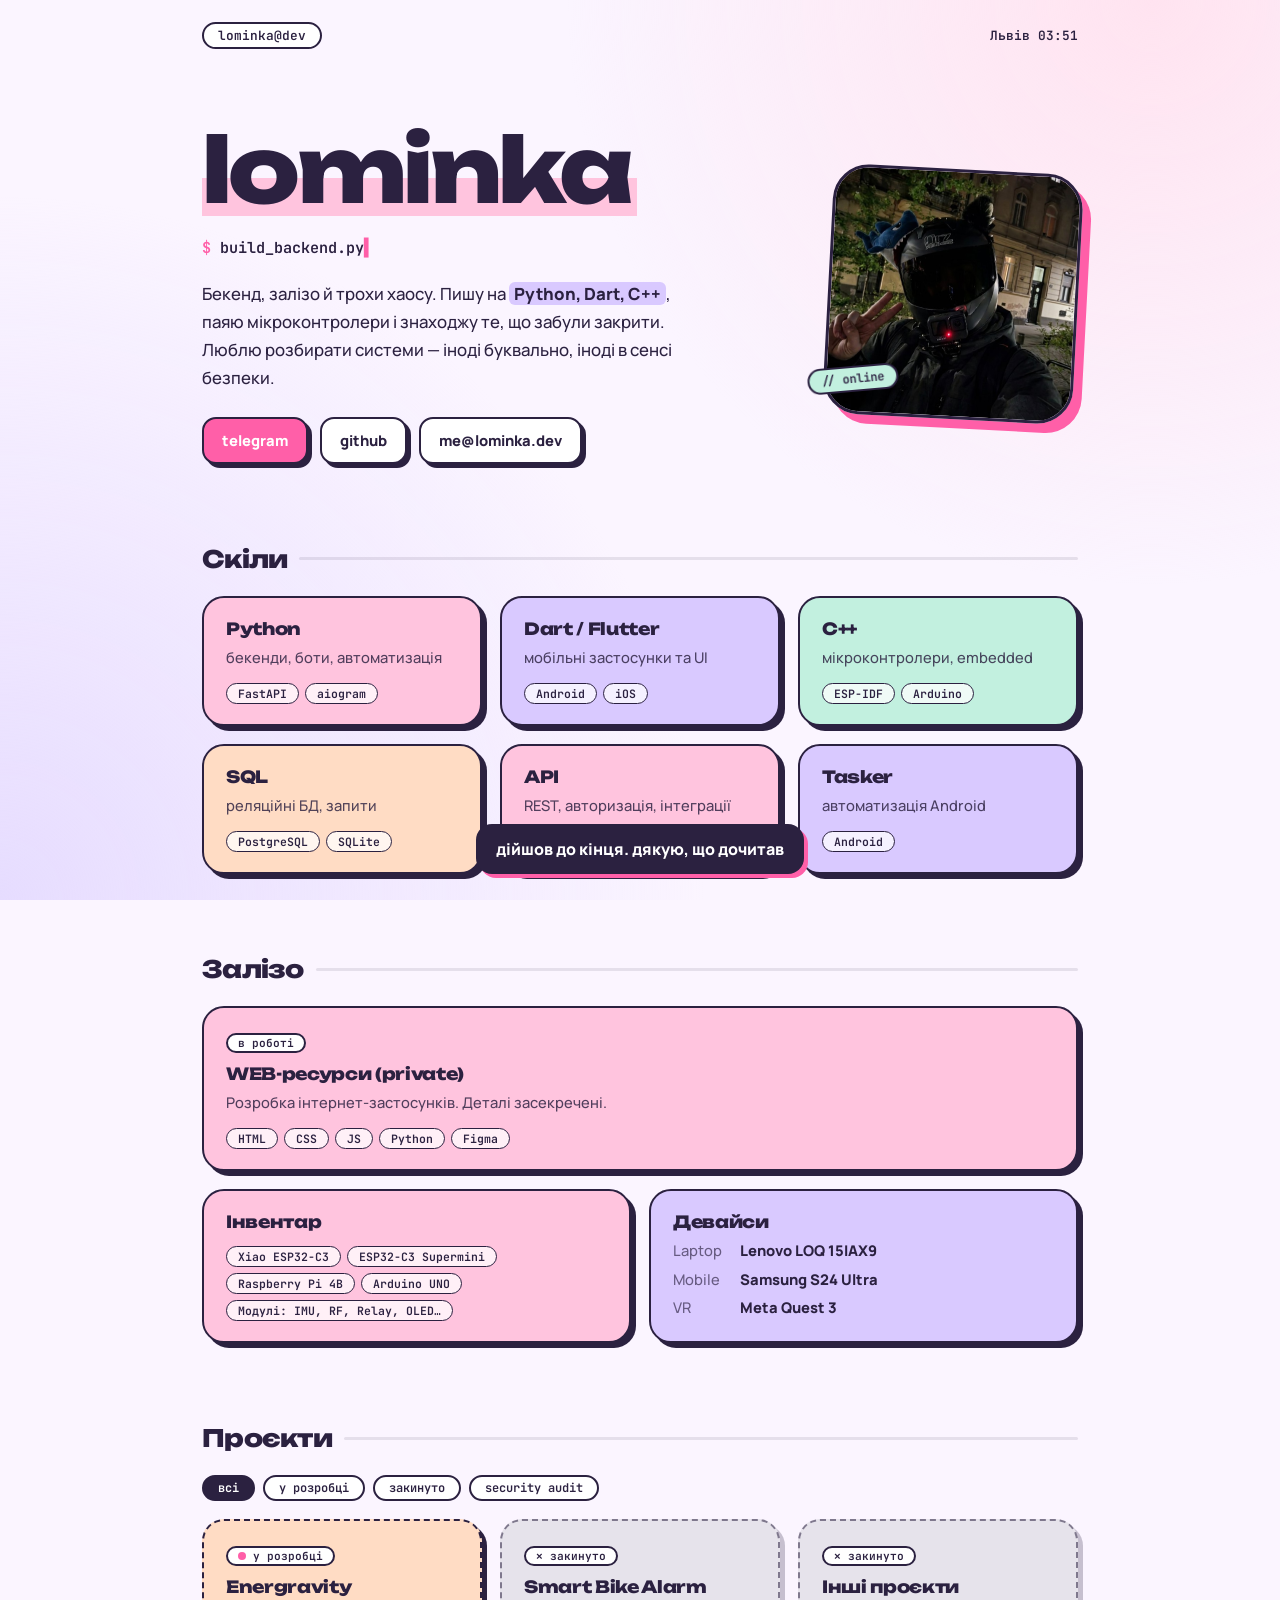
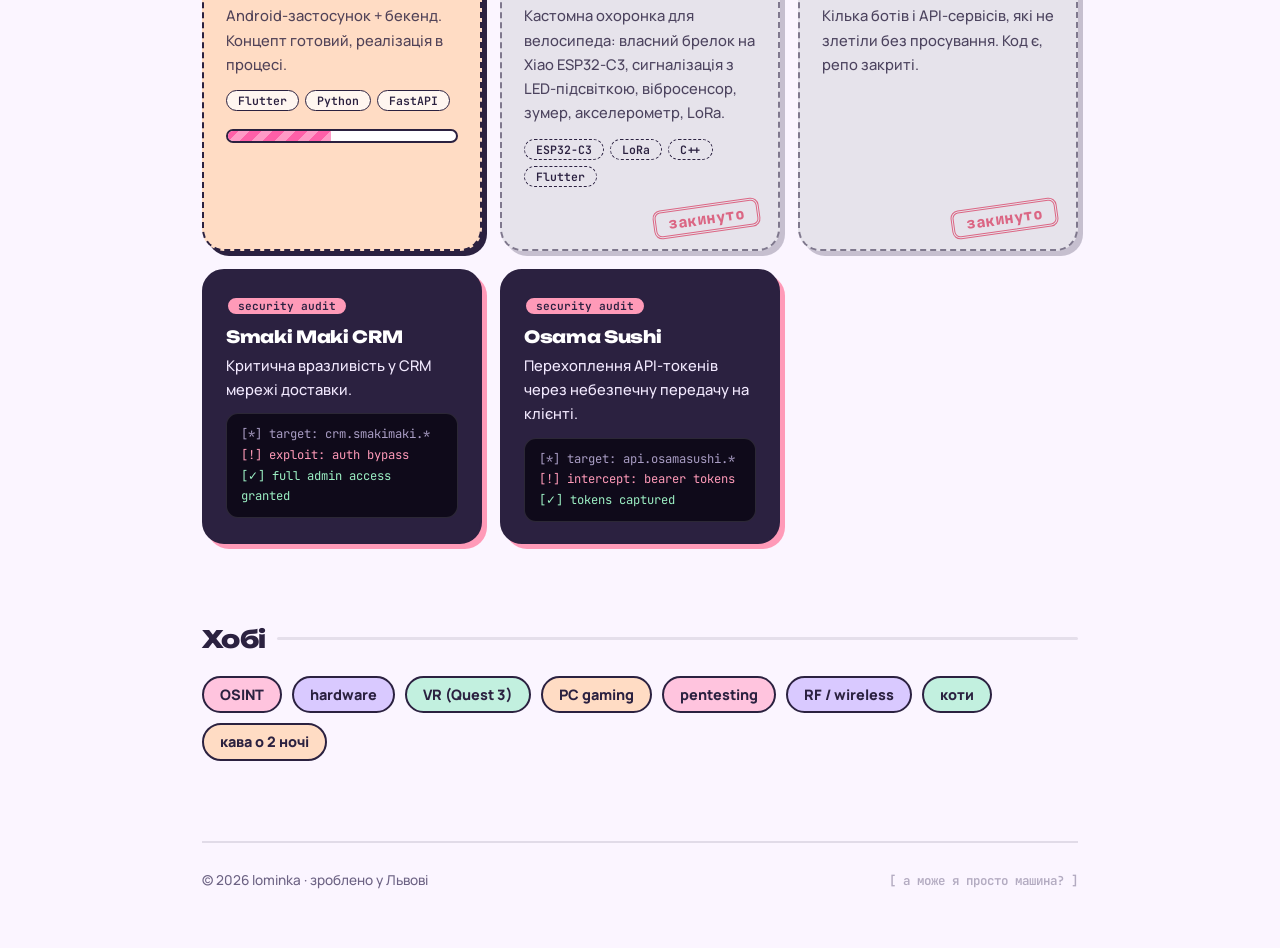
<file: index.html>
<!DOCTYPE html>
<html lang="uk">
<head>
<meta charset="UTF-8">
<meta name="viewport" content="width=device-width, initial-scale=1">
<title>lominka · dev</title>
<meta name="description" content="lominka (Ломінка) — бекенд, залізо, безпека. Проєкти та контакти.">
<link rel="preconnect" href="https://fonts.googleapis.com">
<link rel="preconnect" href="https://fonts.gstatic.com" crossorigin>
<link href="https://fonts.googleapis.com/css2?family=Unbounded:wght@500;800&family=Manrope:wght@400;600;800&family=JetBrains+Mono:wght@400;600&display=swap" rel="stylesheet">
<link rel="stylesheet" href="style.css">
</head>
<body>
<div class="wrap" id="page">
  <div class="top"><span class="pill" id="prompt"></span><span id="clock"></span></div>

  <header class="hero">
    <div>
      <h1 id="name"></h1>
      <p class="typing" id="typing"></p>
      <p class="bio" id="bio"></p>
      <nav class="links" id="links"></nav>
    </div>
    <div class="photo" id="photo" title="psst.."><img id="avatar" alt="Аватар lominka"><span class="tag">// online</span></div>
  </header>

  <main>
    <section><h2>Скіли</h2><div class="grid" id="skills"></div></section>
    <section>
      <h2>Залізо</h2>
      <div class="grid"><div class="card wide" id="labMain"></div></div>
      <div class="two"><div class="card"><h3>Інвентар</h3><div class="chips" id="inv"></div></div><div class="card"><h3>Девайси</h3><dl id="dev"></dl></div></div>
    </section>
    <section><h2>Проєкти</h2><div class="filters" id="filters"></div><div class="grid" id="projects"></div></section>
    <section><h2>Хобі</h2><div class="hobbies" id="hobbies"></div></section>
  </main>

  <footer>
    <span>© <span id="year"></span> <span id="fname"></span> · <span id="ftext"></span></span>
    <button id="egg" type="button">[ а може я просто машина? ]</button>
  </footer>
</div>
<div id="toast" role="status" aria-live="polite"></div>

<script src="config.js"></script>
<script src="main.js"></script>
</body>
</html>
</file>
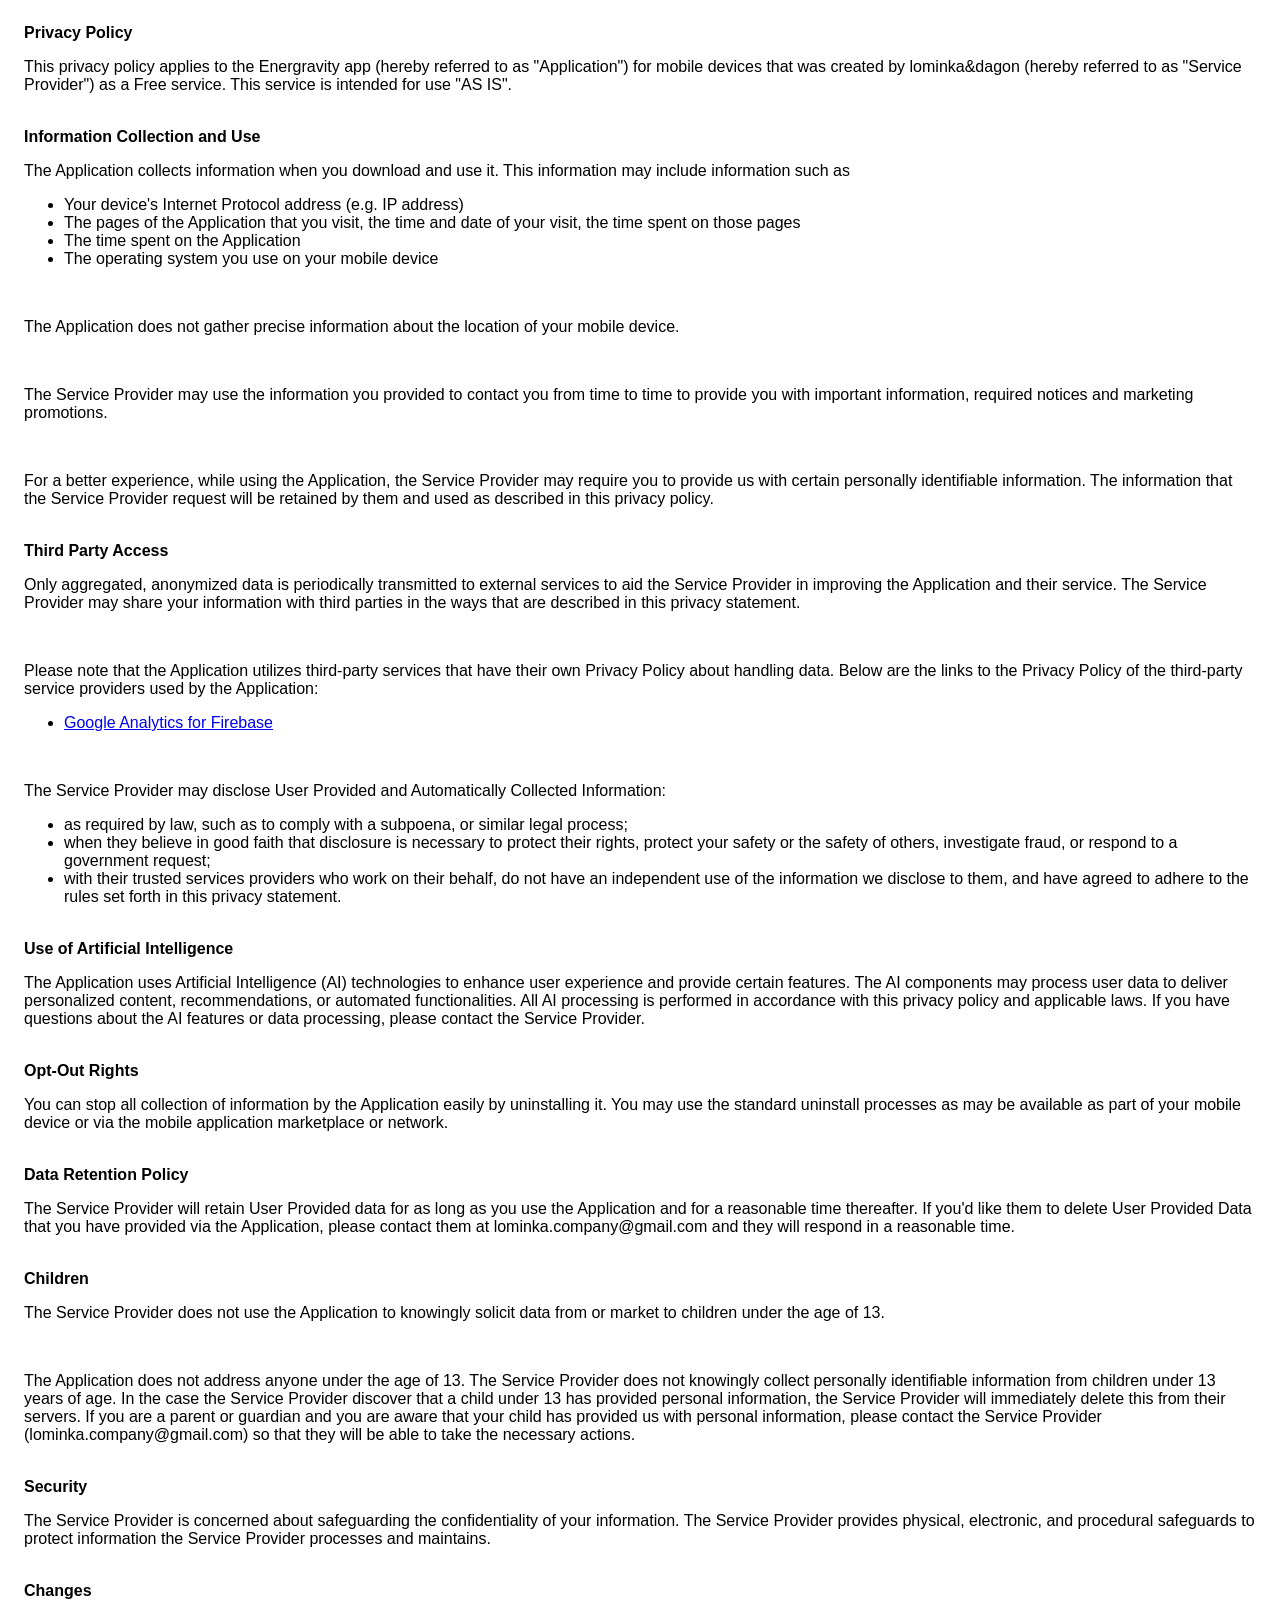
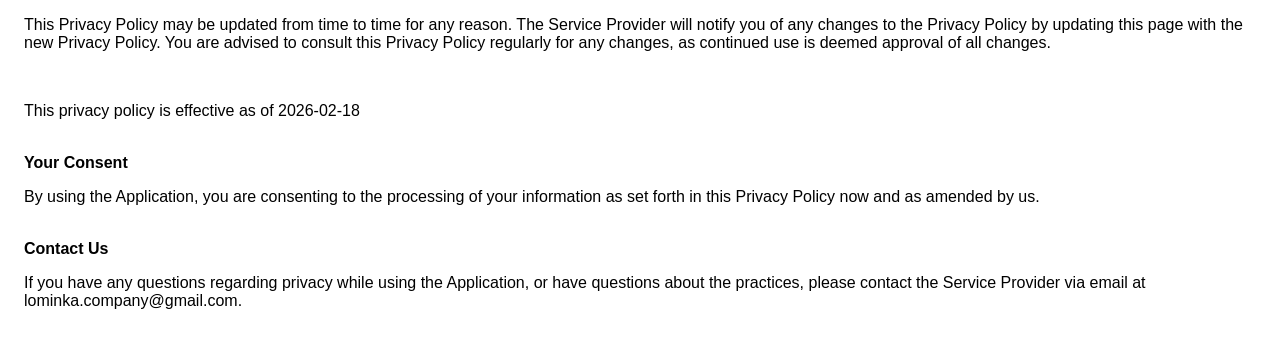
<file: privacy/energravity.html>
<!DOCTYPE html>
    <html>
    <head>
      <meta charset='utf-8'>
      <meta name='viewport' content='width=device-width'>
      <title>Privacy Policy</title>
      <style> body { font-family: 'Helvetica Neue', Helvetica, Arial, sans-serif; padding:1em; } </style>
    </head>
    <body>
    <strong>Privacy Policy</strong><p>This privacy policy applies to the Energravity app (hereby referred to as "Application") for mobile devices that was created by lominka&amp;dagon (hereby referred to as "Service Provider") as a Free service. This service is intended for use "AS IS".</p><br><strong>Information Collection and Use</strong><p>The Application collects information when you download and use it. This information may include information such as </p><ul><li>Your device's Internet Protocol address (e.g. IP address)</li><li>The pages of the Application that you visit, the time and date of your visit, the time spent on those pages</li><li>The time spent on the Application</li><li>The operating system you use on your mobile device</li></ul><p></p><br><p style="">The Application does not gather precise information about the location of your mobile device.</p><div style="display: none;"><p>The Application collects your device's location, which helps the Service Provider determine your approximate geographical location and make use of in below ways:</p><ul><li>Geolocation Services: The Service Provider utilizes location data to provide features such as personalized content, relevant recommendations, and location-based services.</li><li>Analytics and Improvements: Aggregated and anonymized location data helps the Service Provider to analyze user behavior, identify trends, and improve the overall performance and functionality of the Application.</li><li>Third-Party Services: Periodically, the Service Provider may transmit anonymized location data to external services. These services assist them in enhancing the Application and optimizing their offerings.</li></ul></div><br><p>The Service Provider may use the information you provided to contact you from time to time to provide you with important information, required notices and marketing promotions.</p><br><p>For a better experience, while using the Application, the Service Provider may require you to provide us with certain personally identifiable information. The information that the Service Provider request will be retained by them and used as described in this privacy policy.</p><br><strong>Third Party Access</strong><p>Only aggregated, anonymized data is periodically transmitted to external services to aid the Service Provider in improving the Application and their service. The Service Provider may share your information with third parties in the ways that are described in this privacy statement.</p><div><br><p>Please note that the Application utilizes third-party services that have their own Privacy Policy about handling data. Below are the links to the Privacy Policy of the third-party service providers used by the Application:</p><ul><li><a href="https://firebase.google.com/support/privacy" target="_blank" rel="noopener noreferrer">Google Analytics for Firebase</a></li></ul></div><br><p>The Service Provider may disclose User Provided and Automatically Collected Information:</p><ul><li>as required by law, such as to comply with a subpoena, or similar legal process;</li><li>when they believe in good faith that disclosure is necessary to protect their rights, protect your safety or the safety of others, investigate fraud, or respond to a government request;</li><li>with their trusted services providers who work on their behalf, do not have an independent use of the information we disclose to them, and have agreed to adhere to the rules set forth in this privacy statement.</li></ul><p></p><br><div><strong>Use of Artificial Intelligence</strong><p>The Application uses Artificial Intelligence (AI) technologies to enhance user experience and provide certain features. The AI components may process user data to deliver personalized content, recommendations, or automated functionalities. All AI processing is performed in accordance with this privacy policy and applicable laws. If you have questions about the AI features or data processing, please contact the Service Provider.</p><br></div><strong>Opt-Out Rights</strong><p>You can stop all collection of information by the Application easily by uninstalling it. You may use the standard uninstall processes as may be available as part of your mobile device or via the mobile application marketplace or network.</p><br><strong>Data Retention Policy</strong><p>The Service Provider will retain User Provided data for as long as you use the Application and for a reasonable time thereafter. If you'd like them to delete User Provided Data that you have provided via the Application, please contact them at lominka.company@gmail.com and they will respond in a reasonable time.</p><br><strong>Children</strong><p>The Service Provider does not use the Application to knowingly solicit data from or market to children under the age of 13.</p><div><br><p>The Application does not address anyone under the age of 13. The Service Provider does not knowingly collect personally identifiable information from children under 13 years of age. In the case the Service Provider discover that a child under 13 has provided personal information, the Service Provider will immediately delete this from their servers. If you are a parent or guardian and you are aware that your child has provided us with personal information, please contact the Service Provider (lominka.company@gmail.com) so that they will be able to take the necessary actions.</p></div><!----><br><strong>Security</strong><p>The Service Provider is concerned about safeguarding the confidentiality of your information. The Service Provider provides physical, electronic, and procedural safeguards to protect information the Service Provider processes and maintains.</p><br><strong>Changes</strong><p>This Privacy Policy may be updated from time to time for any reason. The Service Provider will notify you of any changes to the Privacy Policy by updating this page with the new Privacy Policy. You are advised to consult this Privacy Policy regularly for any changes, as continued use is deemed approval of all changes.</p><br><p>This privacy policy is effective as of 2026-02-18</p><br><strong>Your Consent</strong><p>By using the Application, you are consenting to the processing of your information as set forth in this Privacy Policy now and as amended by us.</p><br><strong>Contact Us</strong><p>If you have any questions regarding privacy while using the Application, or have questions about the practices, please contact the Service Provider via email at lominka.company@gmail.com.</p>
    </body>
    </html>
</file>
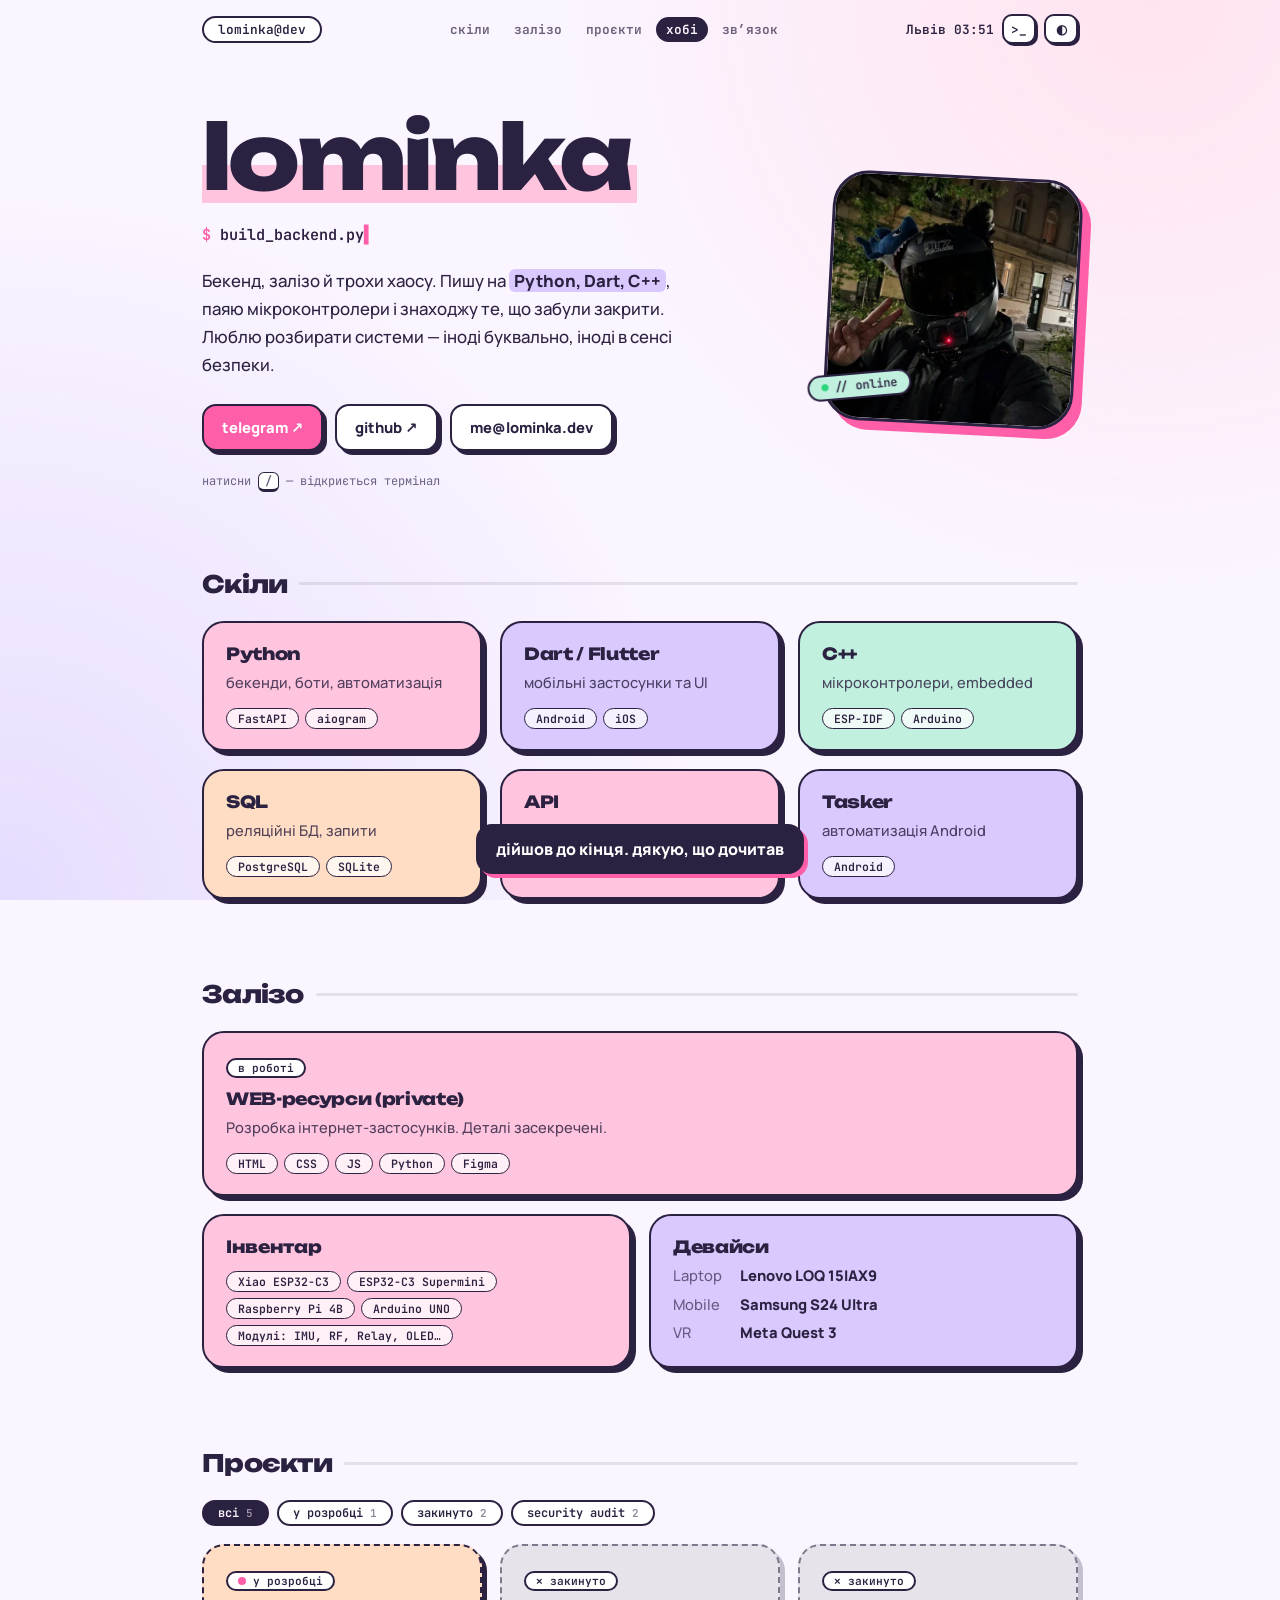
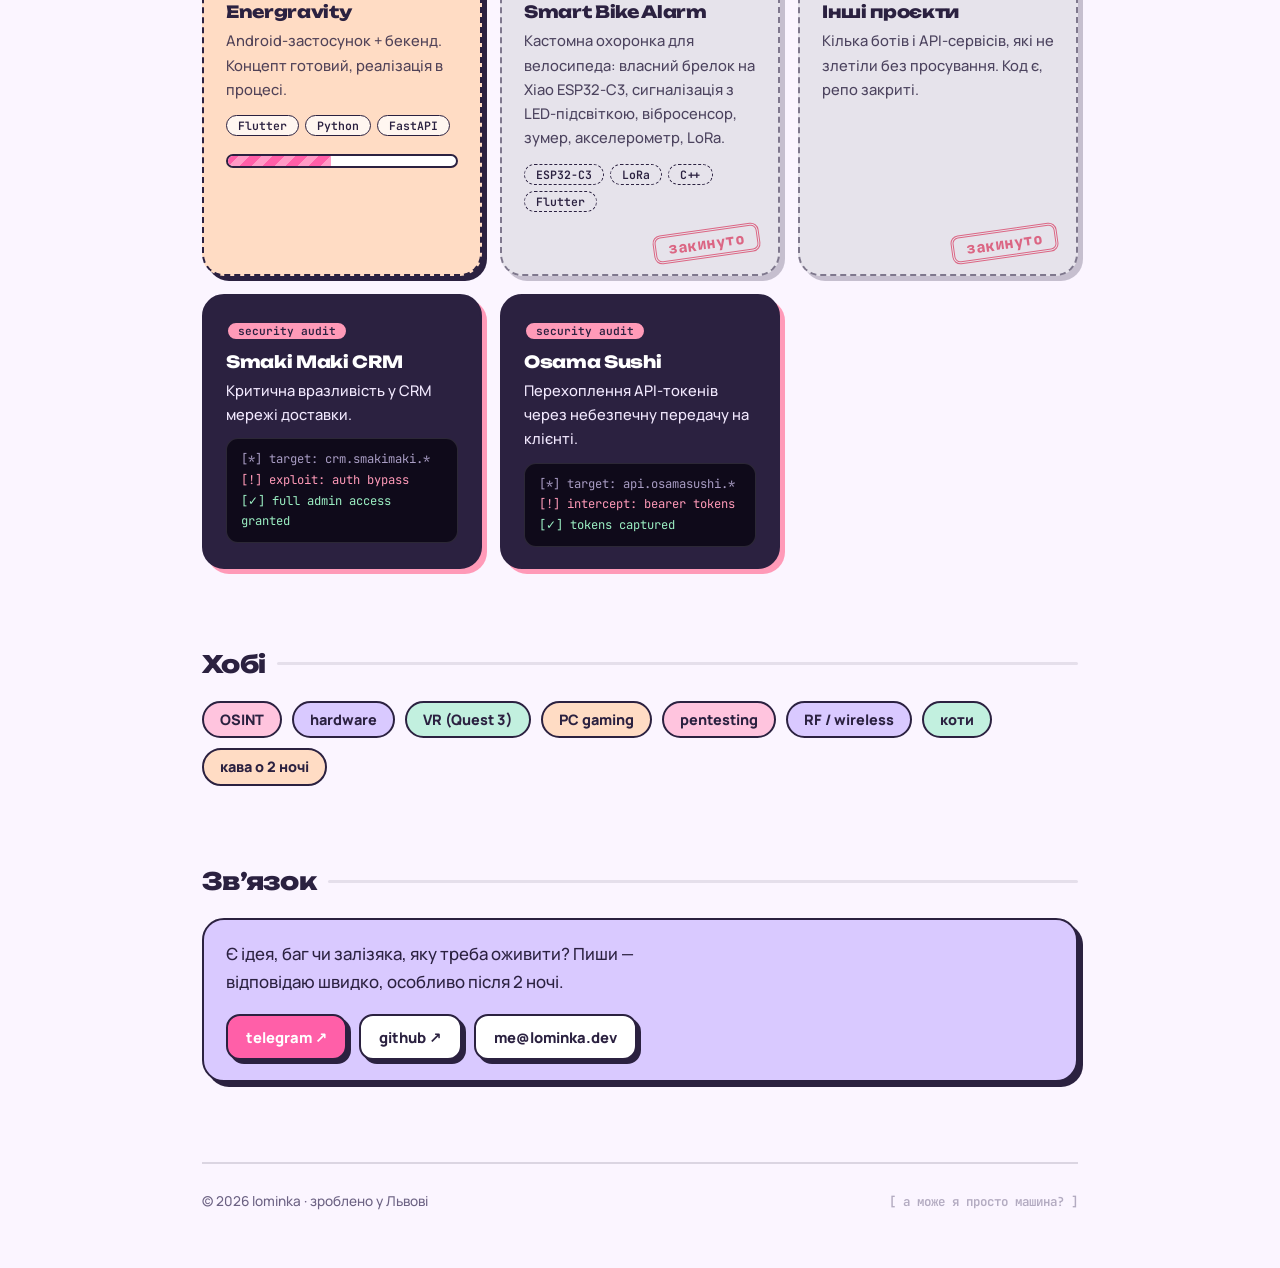
<file: site/new.html>
<!DOCTYPE html>
<html lang="uk">
<head>
<meta charset="UTF-8">
<meta name="viewport" content="width=device-width, initial-scale=1, viewport-fit=cover">
<title>lominka · dev — бекенд, залізо, безпека</title>
<meta name="description" content="lominka (Ломінка) — бекенд на Python, мобілки на Flutter, embedded на C++ та security audit. Проєкти, залізо й контакти.">
<meta name="author" content="lominka">
<meta name="color-scheme" content="light dark">
<meta name="theme-color" content="#fbf5ff" media="(prefers-color-scheme: light)">
<meta name="theme-color" content="#151021" media="(prefers-color-scheme: dark)">
<link rel="canonical" href="https://lominka.dev/site/new.html">
<meta name="robots" content="noindex">
<link rel="icon" href="favicon.svg" type="image/svg+xml">
<link rel="apple-touch-icon" href="../avatar.jpg">

<meta property="og:type" content="website">
<meta property="og:site_name" content="lominka · dev">
<meta property="og:locale" content="uk_UA">
<meta property="og:url" content="https://lominka.dev/site/new.html">
<meta property="og:title" content="lominka · dev">
<meta property="og:description" content="Бекенд, залізо й трохи хаосу. Python, Dart, C++, security.">
<meta property="og:image" content="https://lominka.dev/avatar.jpg">
<meta name="twitter:card" content="summary">

<script type="application/ld+json">
{ "@context": "https://schema.org", "@type": "Person", "name": "lominka", "alternateName": "Ломінка",
  "url": "https://lominka.dev/", "image": "https://lominka.dev/avatar.jpg",
  "jobTitle": "Backend / Embedded developer", "address": { "@type": "PostalAddress", "addressLocality": "Львів", "addressCountry": "UA" },
  "knowsAbout": ["Python", "FastAPI", "Flutter", "Dart", "C++", "ESP32", "PostgreSQL", "Security"],
  "sameAs": ["https://github.com/lominka-c", "https://t.me/lominka_dev"] }
</script>

<!-- тема до рендеру, щоб не блимало -->
<script>try{var t=localStorage.getItem('theme');if(t)document.documentElement.dataset.theme=t}catch(e){}</script>

<link rel="preconnect" href="https://fonts.googleapis.com">
<link rel="preconnect" href="https://fonts.gstatic.com" crossorigin>
<link href="https://fonts.googleapis.com/css2?family=Unbounded:wght@500;800&family=Manrope:wght@400;600;800&family=JetBrains+Mono:wght@400;600&display=swap" rel="stylesheet">
<link rel="preload" as="image" href="avatar.webp" type="image/webp">
<link rel="stylesheet" href="style.css">
</head>
<body>
<a class="skip" href="#main">до вмісту</a>

<div class="top" id="top">
  <div class="wrap topin">
    <a class="pill" id="prompt" href="#page" aria-label="на початок"></a>
    <nav class="nav" id="nav" aria-label="Розділи"></nav>
    <div class="tools">
      <span id="clock" aria-label="Місцевий час"></span>
      <button class="ibtn" id="termBtn" type="button" title="термінал ( / )" aria-label="Відкрити термінал">&gt;_</button>
      <button class="ibtn" id="themeBtn" type="button" title="тема" aria-label="Перемкнути тему"></button>
    </div>
  </div>
</div>

<div class="wrap" id="page">
  <header class="hero">
    <div>
      <h1 id="name">lominka</h1>
      <p class="typing" id="typing" aria-hidden="true"></p>
      <p class="bio" id="bio"></p>
      <div class="links" id="links"></div>
      <p class="hint" id="hint"></p>
    </div>
    <div class="photo" id="photo" title="psst..">
      <picture><source id="avatarWebp" type="image/webp"><img id="avatar" alt="Аватар lominka" width="250" height="250" decoding="async" fetchpriority="high"></picture>
      <span class="tag">// online</span>
    </div>
  </header>

  <main id="main" tabindex="-1">
    <section id="skills-s" aria-labelledby="h-skills"><h2 id="h-skills">Скіли</h2><div class="grid" id="skills"></div></section>
    <section id="lab-s" aria-labelledby="h-lab">
      <h2 id="h-lab">Залізо</h2>
      <div class="grid"><div class="card wide" id="labMain"></div></div>
      <div class="two"><div class="card"><h3>Інвентар</h3><div class="chips" id="inv"></div></div><div class="card"><h3>Девайси</h3><dl id="dev"></dl></div></div>
    </section>
    <section id="projects-s" aria-labelledby="h-proj"><h2 id="h-proj">Проєкти</h2><div class="filters" id="filters" role="toolbar" aria-label="Фільтр за статусом"></div><div class="grid" id="projects"></div></section>
    <section id="hobbies-s" aria-labelledby="h-hob"><h2 id="h-hob">Хобі</h2><div class="hobbies" id="hobbies"></div></section>
    <section id="contact-s" aria-labelledby="h-contact" class="cta">
      <h2 id="h-contact">Звʼязок</h2>
      <div class="card wide ctacard"><p id="ctaText"></p><div class="links" id="links2"></div></div>
    </section>
  </main>

  <footer>
    <span>© <span id="year"></span> <span id="fname"></span> · <span id="ftext"></span></span>
    <button id="egg" type="button">[ а може я просто машина? ]</button>
  </footer>
</div>

<noscript><div class="wrap nojs"><p>Сайт рендериться через JS. Контакти: <a href="https://t.me/lominka_dev">telegram</a> · <a href="https://github.com/lominka-c">github</a> · <a href="mailto:me@lominka.dev">me@lominka.dev</a></p></div></noscript>

<dialog id="term" aria-label="Термінал">
  <div class="tbar"><i></i><i></i><i></i><span id="termTitle"></span><button type="button" id="termClose" aria-label="Закрити">✕</button></div>
  <div class="tout" id="tout" aria-live="polite"></div>
  <form class="tin" id="tform" autocomplete="off"><label for="tinput" id="tps"></label><input id="tinput" spellcheck="false" autocapitalize="off" enterkeyhint="go"></form>
</dialog>

<div id="toast" role="status" aria-live="polite"></div>

<script src="config.js"></script>
<script src="main.js"></script>
</body>
</html>
</file>
<file: style.css>
:root {
  --accent: #ff5fa8;
  --bg: #fbf5ff;
  --ink: #2b2140;
  --soft: #6d6384;
  --pink: #ffc4de; --lav: #d9c9ff; --mint: #c2f0df; --peach: #ffdcc4;
  --head: 'Unbounded', 'Manrope', sans-serif;
  --body: 'Manrope', system-ui, sans-serif;
  --mono: 'JetBrains Mono', ui-monospace, monospace;
}
* { box-sizing: border-box; margin: 0; }
body { background: var(--bg); color: var(--ink); font: 500 1rem/1.65 var(--body); }
body::before { content: ''; position: fixed; inset: 0; z-index: -1;
  background: radial-gradient(circle at 90% 0%, #ffe3f0 0, transparent 40%), radial-gradient(circle at 0% 100%, #e6dcff 0, transparent 45%); }
a { color: inherit; }
:focus-visible { outline: 3px solid var(--accent); outline-offset: 3px; }
::selection { background: var(--accent); color: #fff; }
.wrap { max-width: 920px; margin: 0 auto; padding: 0 22px; }

.top { display: flex; justify-content: space-between; align-items: center; padding: 22px 0; font: 600 0.8rem var(--mono); }
.pill { display: inline-block; border: 2px solid var(--ink); border-radius: 99px; padding: 3px 14px; background: #fff; }

.hero { display: grid; grid-template-columns: 1fr 250px; gap: 56px; align-items: center; padding: 6vh 0 80px; }
h1 { font: 800 clamp(2.8rem, 10vw, 5.6rem)/1 var(--head); letter-spacing: -0.04em; }
h1 span { background: linear-gradient(transparent 58%, var(--pink) 58%, var(--pink) 92%, transparent 92%); padding-right: 6px; }
.typing { margin: 22px 0 18px; font: 600 0.95rem var(--mono); min-height: 1.7em; }
.typing::before { content: '$ '; color: var(--accent); }
.typing::after { content: '▌'; color: var(--accent); animation: blink 1.1s steps(1) infinite; }
@keyframes blink { 50% { opacity: 0; } }
.bio { max-width: 44ch; font-size: 1.05rem; }
.bio b { background: var(--lav); padding: 0 5px; border-radius: 6px; font-weight: 800; }
.links { display: flex; flex-wrap: wrap; gap: 12px; margin-top: 26px; }
.btn { text-decoration: none; font-weight: 800; font-size: 0.92rem; background: #fff; border: 2px solid var(--ink);
  border-radius: 14px; padding: 9px 18px; box-shadow: 4px 4px 0 var(--ink); transition: transform .15s, box-shadow .15s; }
.btn:first-child { background: var(--accent); color: #fff; }
.btn:hover { transform: translate(3px, 3px); box-shadow: 1px 1px 0 var(--ink); }

.photo { position: relative; width: 250px; aspect-ratio: 1; transform: rotate(3deg); cursor: pointer; user-select: none; }
.photo img { width: 100%; height: 100%; object-fit: cover; display: block; border: 3px solid var(--ink); border-radius: 36px; box-shadow: 9px 9px 0 var(--accent); }
.photo .tag { position: absolute; left: -16px; bottom: 22px; transform: rotate(-8deg); background: var(--mint); font: 600 0.75rem var(--mono); border: 2px solid var(--ink); border-radius: 99px; padding: 3px 12px; }
.photo:active img { transform: translate(4px, 4px); box-shadow: 4px 4px 0 var(--accent); }

section { margin-bottom: 80px; }
h2 { font: 800 1.5rem var(--head); letter-spacing: -0.03em; margin-bottom: 22px; display: flex; align-items: center; gap: 12px; }
h2::after { content: ''; flex: 1; height: 3px; border-radius: 3px; background: var(--ink); opacity: .1; }

.grid { display: grid; grid-template-columns: repeat(auto-fill, minmax(255px, 1fr)); gap: 18px; }
.card { background: var(--c, #fff); border: 2px solid var(--ink); border-radius: 22px; padding: 20px 22px; box-shadow: 5px 5px 0 var(--ink); }
.card h3 { font: 800 1.05rem var(--head); letter-spacing: -0.02em; margin-bottom: 6px; }
.card p { color: var(--ink); opacity: .82; font-size: 0.92rem; }
.card:nth-child(4n+1) { --c: var(--pink); } .card:nth-child(4n+2) { --c: var(--lav); }
.card:nth-child(4n+3) { --c: var(--mint); } .card:nth-child(4n+4) { --c: var(--peach); }
.card.wide { grid-column: 1 / -1; }
.card.private { --c: #fff; }
.card.audit { --c: #fff; }

.chips { display: flex; flex-wrap: wrap; gap: 6px; margin-top: 14px; }
.chip { font: 600 0.72rem var(--mono); background: rgba(255,255,255,.75); border: 1.5px solid var(--ink); border-radius: 99px; padding: 2px 11px; }
.state { display: inline-block; font: 600 0.7rem var(--mono); border: 2px solid var(--ink); border-radius: 99px; padding: 1px 10px; margin-bottom: 10px; background: var(--peach); }
.state.audit { background: #ffb3b3; }
.log { margin-top: 12px; background: var(--ink); color: #e9defb; border-radius: 12px; padding: 10px 14px; font: 400 0.76rem/1.7 var(--mono); }
.log .cmd { color: #ff9ab8; } .log .ok { color: #9cf0c4; } .log .info { color: #a99dc4; }

.two { display: grid; grid-template-columns: 1fr 1fr; gap: 18px; margin-top: 18px; }
dl { display: grid; grid-template-columns: auto 1fr; gap: 4px 18px; font-size: 0.92rem; }
dt { opacity: .65; } dd { font-weight: 800; }

.hobbies { display: flex; flex-wrap: wrap; gap: 10px; }
.hobbies span { border: 2px solid var(--ink); border-radius: 99px; padding: 5px 16px; font-weight: 800; font-size: 0.9rem; background: var(--c); }
.hobbies span:nth-child(4n+1) { --c: var(--pink); } .hobbies span:nth-child(4n+2) { --c: var(--lav); }
.hobbies span:nth-child(4n+3) { --c: var(--mint); } .hobbies span:nth-child(4n+4) { --c: var(--peach); }

footer { border-top: 2px solid rgba(43,33,64,.12); padding: 26px 0 56px; display: flex; flex-wrap: wrap; justify-content: space-between; gap: 10px; font-size: 0.85rem; color: var(--soft); }
#egg { background: none; border: 0; font: 600 0.78rem var(--mono); color: var(--soft); opacity: .5; cursor: pointer; padding: 0; }
#egg:hover { opacity: 1; color: var(--accent); }
#toast { position: fixed; left: 50%; bottom: 26px; transform: translate(-50%, 160%); background: var(--ink); color: #fff;
  font-weight: 800; padding: 12px 20px; border-radius: 16px; box-shadow: 4px 4px 0 var(--accent); transition: transform .35s cubic-bezier(.2,.9,.3,1.3); z-index: 9; }
#toast.on { transform: translate(-50%, 0); }

@media (max-width: 720px) {
  .hero { grid-template-columns: 1fr; gap: 44px; padding-top: 2vh; }
  .photo { width: 180px; order: -1; }
  .two { grid-template-columns: 1fr; }
}
@media (prefers-reduced-motion: reduce) { *, *::before, *::after { animation: none !important; transition: none !important; } }

/* ── фікс синьої обводки / виділення на аватарці ── */
button, a, .photo, .card, .fbtn { -webkit-tap-highlight-color: transparent; }
.photo, .photo * { -webkit-user-select: none; user-select: none; -webkit-touch-callout: none; outline: none; }
.photo img { pointer-events: none; -webkit-user-drag: none; }

/* ── фільтр проєктів ── */
.filters { display: flex; flex-wrap: wrap; gap: 8px; margin-bottom: 18px; }
.filters:empty { display: none; }
.fbtn { font: 600 0.75rem var(--mono); color: var(--ink); background: #fff; border: 2px solid var(--ink); border-radius: 99px; padding: 3px 14px; cursor: pointer; }
.fbtn.on { background: var(--ink); color: #fff; }
.card[hidden] { display: none; }
.card { position: relative; }
.year { position: absolute; top: 18px; right: 20px; font: 600 0.72rem var(--mono); opacity: .6; }
.btn.sm { display: inline-block; margin-top: 16px; padding: 5px 14px; font-size: 0.8rem; box-shadow: 3px 3px 0 var(--ink); }
.btn.sm:first-child { background: #fff; color: var(--ink); }

/* ═══ СТАТУСИ ПРОЄКТІВ — .s-<ключ з STATUSES>. Новий статус: скопіюй блок і змін. ═══ */
.state { background: #fff; }
.card.s-wip { --c: var(--peach); border-style: dashed; }
.card.s-wip .state::before { content: ''; display: inline-block; width: 8px; height: 8px; margin-right: 7px; border-radius: 50%; background: var(--accent); animation: blink 1.1s steps(1) infinite; }
.bar { height: 14px; margin-top: 18px; border: 2px solid var(--ink); border-radius: 99px; overflow: hidden; background: #fff; }
.bar i { display: block; height: 100%; background: repeating-linear-gradient(-45deg, var(--accent) 0 8px, #ff9ac6 8px 16px); background-size: 23px 100%; animation: stripes .8s linear infinite; }
@keyframes stripes { to { background-position: 23px 0; } }

.card.s-done { --c: var(--mint); }
.card.s-done .state::before { content: '✓ '; font-weight: 800; }

.card.s-paused { --c: #fff; border-style: double; border-width: 5px; }
.card.s-paused .state::before { content: '❚❚ '; font-size: .6rem; }

.card.s-idea { --c: var(--lav); border-style: dotted; border-width: 3px; transform: rotate(-.7deg); }
.card.s-idea .state::before { content: '💡 '; }

.card.s-private { --c: #fff; }
.card.s-private .state::before { content: '🔒 '; }
.card.s-private .desc { filter: blur(5px); transition: filter .3s; cursor: help; }
.card.s-private:hover .desc, .s-private:focus .desc { filter: none; }
.card.s-private::after { content: 'наведи, щоб прочитати'; position: absolute; right: 18px; bottom: 12px; font: 400 .65rem var(--mono); opacity: .4; }
.card.s-private:hover::after, .s-private:focus::after { opacity: 0; }

.card.s-audit { --c: var(--ink); color: #f3eaff; box-shadow: 5px 5px 0 #ff9ab8; }
.card.s-audit h3 { color: #fff; }
.card.s-audit p { color: #f3eaff; opacity: 1; }
.card.s-audit .state { background: #ff9ab8; color: var(--ink); }
.card.s-audit .log { background: #0f0a1a; border: 1px solid rgba(255,255,255,.12); }

/* закинуто: сіра картка зі штампом (текст штампа береться зі STATUSES) */
.card.s-abandoned { --c: #e6e3eb; border-style: dashed; border-color: rgba(43,33,64,.55); box-shadow: 5px 5px 0 rgba(43,33,64,.25); padding-bottom: 62px; }
.card.s-abandoned .chip { background: transparent; border-style: dashed; }
.card.s-abandoned .state::before { content: '✕ '; }
.card.s-abandoned::after { content: attr(data-label); position: absolute; right: 18px; bottom: 16px; transform: rotate(-8deg);
  font: 800 .95rem var(--mono); color: #d9486b; border: 3px double #d9486b; border-radius: 8px; padding: 1px 12px; opacity: .8; letter-spacing: .04em; pointer-events: none; }

/* щоб довгий тап не виділяв текст на телефоні */
body { touch-action: manipulation; }
.chip, .state, h2, .typing, #clock, #prompt, .fbtn, .hobbies span, #name { -webkit-user-select: none; user-select: none; -webkit-touch-callout: none; }
</file>
<file: site/style.css>
/* ═══ ТОКЕНИ (світла тема) ═══ */
:root {
  --accent: #ff5fa8;
  --bg: #fbf5ff;
  --ink: #2b2140;          /* текст */
  --line: #2b2140;         /* рамки */
  --shadow: #2b2140;       /* жорсткі тіні */
  --soft: #6d6384;
  --surface: #fff;
  --chip: rgba(255,255,255,.75);
  --pink: #ffc4de; --lav: #d9c9ff; --mint: #c2f0df; --peach: #ffdcc4;
  --glow1: #ffe3f0; --glow2: #e6dcff;
  --dark: #2b2140;         /* фон audit-карток і термінала */
  --darker: #0f0a1a;
  --ghost: #e6e3eb;        /* закинуті */
  --stamp: #d9486b;
  --head: 'Unbounded', 'Manrope', sans-serif;
  --body: 'Manrope', system-ui, sans-serif;
  --mono: 'JetBrains Mono', ui-monospace, monospace;
  color-scheme: light;
}
/* ═══ темна тема: авто за системою або вибрана вручну ═══ */
@media (prefers-color-scheme: dark) {
  :root:not([data-theme="light"]) {
    --bg: #151021; --ink: #f1e9ff; --line: #cbbbe8; --shadow: #000; --soft: #a99dc4; --surface: #221a33; --chip: rgba(0,0,0,.25);
    --pink: #4b2340; --lav: #33295a; --mint: #1c3f37; --peach: #48301f; --glow1: #3a1a33; --glow2: #221b45;
    --dark: #0c0816; --darker: #05030a; --ghost: #241f2e; --stamp: #ff6b8e; color-scheme: dark;
  }
}
:root[data-theme="dark"] {
  --bg: #151021; --ink: #f1e9ff; --line: #cbbbe8; --shadow: #000; --soft: #a99dc4; --surface: #221a33; --chip: rgba(0,0,0,.25);
  --pink: #4b2340; --lav: #33295a; --mint: #1c3f37; --peach: #48301f; --glow1: #3a1a33; --glow2: #221b45;
  --dark: #0c0816; --darker: #05030a; --ghost: #241f2e; --stamp: #ff6b8e; color-scheme: dark;
}

* { box-sizing: border-box; margin: 0; }
html { scroll-behavior: smooth; scroll-padding-top: 76px; }
body { background: var(--bg); color: var(--ink); font: 500 1rem/1.65 var(--body); transition: background-color .3s, color .3s; touch-action: manipulation; }
body::before { content: ''; position: fixed; inset: 0; z-index: -1; pointer-events: none;
  background: radial-gradient(circle at 90% 0%, var(--glow1) 0, transparent 40%), radial-gradient(circle at 0% 100%, var(--glow2) 0, transparent 45%); }
a { color: inherit; }
:focus-visible { outline: 3px solid var(--accent); outline-offset: 3px; border-radius: 6px; }
::selection { background: var(--accent); color: #fff; }
kbd { font: 600 .75rem var(--mono); border: 1.5px solid var(--line); border-bottom-width: 3px; border-radius: 6px; padding: 0 6px; background: var(--surface); }
.wrap { max-width: 920px; margin: 0 auto; padding: 0 22px; }
.skip { position: absolute; left: 12px; top: -60px; z-index: 30; background: var(--accent); color: #fff; padding: 8px 14px; border-radius: 10px; font-weight: 800; }
.skip:focus { top: 12px; }

/* ═══ шапка ═══ */
.top { position: sticky; top: 0; z-index: 10; transition: background-color .25s, box-shadow .25s, backdrop-filter .25s; }
.top.stuck { background: color-mix(in srgb, var(--bg) 78%, transparent); backdrop-filter: blur(12px); -webkit-backdrop-filter: blur(12px); box-shadow: 0 2px 0 color-mix(in srgb, var(--line) 12%, transparent); }
.topin { display: flex; justify-content: space-between; align-items: center; gap: 14px; padding-top: 14px; padding-bottom: 14px; font: 600 0.8rem var(--mono); }
.pill { display: inline-block; border: 2px solid var(--line); border-radius: 99px; padding: 3px 14px; background: var(--surface); text-decoration: none; white-space: nowrap; }
.nav { display: flex; gap: 4px; }
.nav a { text-decoration: none; padding: 4px 10px; border-radius: 99px; opacity: .7; transition: opacity .2s, background-color .2s; }
.nav a:hover { opacity: 1; }
.nav a.on { opacity: 1; background: var(--ink); color: var(--bg); }
.tools { display: flex; align-items: center; gap: 8px; white-space: nowrap; }
.ibtn { font: 600 .8rem var(--mono); color: var(--ink); background: var(--surface); border: 2px solid var(--line); border-radius: 10px; width: 34px; height: 30px; cursor: pointer; box-shadow: 2px 2px 0 var(--shadow); transition: transform .12s, box-shadow .12s; }
.ibtn:hover { transform: translate(1px, 1px); box-shadow: 1px 1px 0 var(--shadow); }

/* ═══ hero ═══ */
.hero { display: grid; grid-template-columns: 1fr 250px; gap: 56px; align-items: center; padding: 6vh 0 80px; }
h1 { font: 800 clamp(2.8rem, 10vw, 5.6rem)/1 var(--head); letter-spacing: -0.04em; }
h1 span { background: linear-gradient(transparent 58%, var(--pink) 58%, var(--pink) 92%, transparent 92%); padding-right: 6px; }
.typing { margin: 22px 0 18px; font: 600 0.95rem var(--mono); min-height: 1.7em; }
.typing::before { content: '$ '; color: var(--accent); }
.typing::after { content: '▌'; color: var(--accent); animation: blink 1.1s steps(1) infinite; }
@keyframes blink { 50% { opacity: 0; } }
.bio { max-width: 44ch; font-size: 1.05rem; }
.bio b { background: var(--lav); padding: 0 5px; border-radius: 6px; font-weight: 800; }
.links { display: flex; flex-wrap: wrap; gap: 12px; margin-top: 26px; }
.hint { margin-top: 22px; font: 400 .75rem var(--mono); color: var(--soft); }
.hint:empty { display: none; }
.btn { text-decoration: none; font-weight: 800; font-size: 0.92rem; color: var(--ink); background: var(--surface); border: 2px solid var(--line);
  border-radius: 14px; padding: 9px 18px; box-shadow: 4px 4px 0 var(--shadow); transition: transform .15s, box-shadow .15s; }
.btn.main { background: var(--accent); color: #fff; }
.btn:hover { transform: translate(3px, 3px); box-shadow: 1px 1px 0 var(--shadow); }
.btn:active { transform: translate(4px, 4px); box-shadow: 0 0 0 var(--shadow); }

.photo { position: relative; width: 250px; aspect-ratio: 1; transform: rotate(3deg); cursor: pointer; user-select: none; transition: transform .4s cubic-bezier(.2,.9,.3,1.3); }
.photo:hover { transform: rotate(-1deg) scale(1.02); }
.photo picture { display: block; width: 100%; height: 100%; }
.photo img { width: 100%; height: 100%; object-fit: cover; display: block; border: 3px solid var(--line); border-radius: 36px; box-shadow: 9px 9px 0 var(--accent); background: var(--lav); transition: transform .12s, box-shadow .12s; }
.photo .tag { position: absolute; left: -16px; bottom: 22px; transform: rotate(-8deg); background: var(--mint); font: 600 0.75rem var(--mono); border: 2px solid var(--line); border-radius: 99px; padding: 3px 12px; }
.photo .tag::before { content: ''; display: inline-block; width: 7px; height: 7px; border-radius: 50%; background: #2bd47d; margin-right: 6px; vertical-align: 1px; box-shadow: 0 0 0 0 #2bd47d; animation: ping 2s infinite; }
@keyframes ping { 70% { box-shadow: 0 0 0 7px transparent; } 100% { box-shadow: 0 0 0 0 transparent; } }
.photo:active img { transform: translate(4px, 4px); box-shadow: 4px 4px 0 var(--accent); }

/* ═══ секції й картки ═══ */
section { margin-bottom: 80px; }
h2 { font: 800 1.5rem var(--head); letter-spacing: -0.03em; margin-bottom: 22px; display: flex; align-items: center; gap: 12px; }
h2::after { content: ''; flex: 1; height: 3px; border-radius: 3px; background: var(--ink); opacity: .1; }

.grid { display: grid; grid-template-columns: repeat(auto-fill, minmax(255px, 1fr)); gap: 18px; }
.card { position: relative; background: var(--c, var(--surface)); border: 2px solid var(--line); border-radius: 22px; padding: 20px 22px; box-shadow: 5px 5px 0 var(--shadow); transition: transform .2s, box-shadow .2s; }
.grid > .card:hover { transform: translate(-2px, -2px); box-shadow: 7px 7px 0 var(--shadow); }
.card h3 { font: 800 1.05rem var(--head); letter-spacing: -0.02em; margin-bottom: 6px; }
.card p { color: var(--ink); opacity: .82; font-size: 0.92rem; }
.card:nth-child(4n+1) { --c: var(--pink); } .card:nth-child(4n+2) { --c: var(--lav); }
.card:nth-child(4n+3) { --c: var(--mint); } .card:nth-child(4n+4) { --c: var(--peach); }
.card.wide { grid-column: 1 / -1; }

.chips { display: flex; flex-wrap: wrap; gap: 6px; margin-top: 14px; }
.chip { font: 600 0.72rem var(--mono); background: var(--chip); border: 1.5px solid var(--line); border-radius: 99px; padding: 2px 11px; }
.state { display: inline-block; font: 600 0.7rem var(--mono); border: 2px solid var(--line); border-radius: 99px; padding: 1px 10px; margin-bottom: 10px; background: var(--surface); }
.log { margin-top: 12px; background: var(--dark); color: #e9defb; border-radius: 12px; padding: 10px 14px; font: 400 0.76rem/1.7 var(--mono); overflow-x: auto; }
.log .cmd { color: #ff9ab8; } .log .ok { color: #9cf0c4; } .log .info { color: #a99dc4; }

.two { display: grid; grid-template-columns: 1fr 1fr; gap: 18px; margin-top: 18px; }
dl { display: grid; grid-template-columns: auto 1fr; gap: 4px 18px; font-size: 0.92rem; }
dt { opacity: .65; } dd { font-weight: 800; }

.hobbies { display: flex; flex-wrap: wrap; gap: 10px; }
.hobbies span { border: 2px solid var(--line); border-radius: 99px; padding: 5px 16px; font-weight: 800; font-size: 0.9rem; background: var(--c); transition: transform .2s; }
.hobbies span:hover { transform: rotate(-3deg) scale(1.06); }
.hobbies span:nth-child(4n+1) { --c: var(--pink); } .hobbies span:nth-child(4n+2) { --c: var(--lav); }
.hobbies span:nth-child(4n+3) { --c: var(--mint); } .hobbies span:nth-child(4n+4) { --c: var(--peach); }

.ctacard { --c: var(--lav) !important; display: flex; flex-wrap: wrap; align-items: center; justify-content: space-between; gap: 18px; }
.ctacard p { font-size: 1.05rem; max-width: 40ch; opacity: 1; }
.ctacard .links { margin-top: 0; }

footer { border-top: 2px solid color-mix(in srgb, var(--line) 15%, transparent); padding: 26px 0 56px; display: flex; flex-wrap: wrap; justify-content: space-between; gap: 10px; font-size: 0.85rem; color: var(--soft); }
#egg { background: none; border: 0; font: 600 0.78rem var(--mono); color: var(--soft); opacity: .5; cursor: pointer; padding: 0; }
#egg:hover { opacity: 1; color: var(--accent); }
#toast { position: fixed; left: 50%; bottom: calc(26px + env(safe-area-inset-bottom)); transform: translate(-50%, 200%); background: var(--dark); color: #fff; max-width: calc(100vw - 32px);
  font-weight: 800; padding: 12px 20px; border-radius: 16px; box-shadow: 4px 4px 0 var(--accent); transition: transform .35s cubic-bezier(.2,.9,.3,1.3); z-index: 40; }
#toast.on { transform: translate(-50%, 0); }
.nojs { padding: 40px 22px; }

/* ═══ поява при скролі (translate окремо від transform, щоб не ламати нахили/hover) ═══ */
.rv { opacity: 0; translate: 0 18px; transition: opacity .55s ease var(--d, 0ms), translate .55s cubic-bezier(.2,.8,.3,1) var(--d, 0ms), transform .2s, box-shadow .2s; }
.rv.in { opacity: 1; translate: 0 0; }

/* ═══ термінал ═══ */
#term { width: min(640px, calc(100vw - 32px)); padding: 0; border: 2px solid var(--line); border-radius: 16px; background: var(--dark); color: #e9defb; box-shadow: 8px 8px 0 var(--accent); font: 400 .85rem/1.6 var(--mono); overflow: hidden; }
#term::backdrop { background: rgba(15,10,26,.45); backdrop-filter: blur(3px); }
#term[open] { animation: pop .25s cubic-bezier(.2,.9,.3,1.3); }
@keyframes pop { from { transform: scale(.94); opacity: 0; } }
.tbar { display: flex; align-items: center; gap: 7px; padding: 10px 14px; background: var(--darker); border-bottom: 1px solid rgba(255,255,255,.08); }
.tbar i { width: 11px; height: 11px; border-radius: 50%; background: #ff6b8e; } .tbar i:nth-child(2) { background: #ffc46b; } .tbar i:nth-child(3) { background: #5fd8ae; }
.tbar span { flex: 1; text-align: center; color: #a99dc4; font-size: .75rem; }
.tbar button { background: none; border: 0; color: #a99dc4; cursor: pointer; font: inherit; padding: 0 4px; }
.tbar button:hover { color: #fff; }
.tout { height: min(340px, 50vh); overflow-y: auto; padding: 12px 16px; white-space: pre-wrap; word-break: break-word; }
.tout .res { color: #cfc3ea; margin-bottom: 6px; } .tout b { color: #ff9ab8; font-weight: 600; } .tout .pp { color: #5fd8ae; }
.tout a { color: #9cf0c4; }
.tin { display: flex; gap: 8px; padding: 10px 16px 14px; border-top: 1px solid rgba(255,255,255,.08); }
.tin label { color: #5fd8ae; white-space: nowrap; }
.tin input { flex: 1; min-width: 0; background: none; border: 0; outline: 0; color: #fff; font: inherit; caret-color: var(--accent); }

/* ═══ фільтр проєктів ═══ */
.filters { display: flex; flex-wrap: wrap; gap: 8px; margin-bottom: 18px; }
.filters:empty { display: none; }
.fbtn { font: 600 0.75rem var(--mono); color: var(--ink); background: var(--surface); border: 2px solid var(--line); border-radius: 99px; padding: 3px 14px; cursor: pointer; transition: background-color .15s, color .15s; }
.fbtn small { opacity: .55; font-size: .68rem; }
.fbtn:hover { background: var(--lav); }
.fbtn.on { background: var(--ink); color: var(--bg); }
.card[hidden] { display: none; }
.year { position: absolute; top: 18px; right: 20px; font: 600 0.72rem var(--mono); opacity: .6; }
.btn.sm { display: inline-block; margin-top: 16px; padding: 5px 14px; font-size: 0.8rem; box-shadow: 3px 3px 0 var(--shadow); }

/* ═══ СТАТУСИ ПРОЄКТІВ — .s-<ключ з STATUSES>. Новий статус: скопіюй блок і змін. ═══ */
.card.s-wip { --c: var(--peach); border-style: dashed; }
.card.s-wip .state::before { content: ''; display: inline-block; width: 8px; height: 8px; margin-right: 7px; border-radius: 50%; background: var(--accent); animation: blink 1.1s steps(1) infinite; }
.bar { height: 14px; margin-top: 18px; border: 2px solid var(--line); border-radius: 99px; overflow: hidden; background: var(--surface); }
.bar i { display: block; height: 100%; background: repeating-linear-gradient(-45deg, var(--accent) 0 8px, #ff9ac6 8px 16px); background-size: 23px 100%; animation: stripes .8s linear infinite; }
@keyframes stripes { to { background-position: 23px 0; } }

.card.s-done { --c: var(--mint); }
.card.s-done .state::before { content: '✓ '; font-weight: 800; }

.card.s-paused { --c: var(--surface); border-style: double; border-width: 5px; }
.card.s-paused .state::before { content: '❚❚ '; font-size: .6rem; }

.card.s-idea { --c: var(--lav); border-style: dotted; border-width: 3px; transform: rotate(-.7deg); }
.card.s-idea .state::before { content: '💡 '; }

.card.s-private { --c: var(--surface); cursor: pointer; }
.card.s-private .state::before { content: '🔒 '; }
.card.s-private .desc { filter: blur(5px); transition: filter .3s; }
.card.s-private:hover .desc, .s-private:focus .desc, .s-private.open .desc { filter: none; }
.card.s-private::after { content: 'наведи, щоб прочитати'; position: absolute; right: 18px; bottom: 12px; font: 400 .65rem var(--mono); opacity: .4; transition: opacity .2s; }
@media (hover: none) { .card.s-private::after { content: 'тапни, щоб прочитати'; } }
.card.s-private:hover::after, .s-private:focus::after, .s-private.open::after { opacity: 0; }

.card.s-audit { --c: var(--dark) !important; color: #f3eaff; box-shadow: 5px 5px 0 #ff9ab8; }
.grid > .card.s-audit:hover { box-shadow: 7px 7px 0 #ff9ab8; }
.card.s-audit h3 { color: #fff; }
.card.s-audit p { color: #f3eaff; opacity: 1; }
.card.s-audit .state { background: #ff9ab8; color: #2b2140; border-color: #2b2140; }
.card.s-audit .log { background: var(--darker); border: 1px solid rgba(255,255,255,.12); }

/* закинуто: сіра картка зі штампом (текст штампа береться зі STATUSES) */
.card.s-abandoned { --c: var(--ghost) !important; border-style: dashed; border-color: color-mix(in srgb, var(--line) 55%, transparent); box-shadow: 5px 5px 0 color-mix(in srgb, var(--shadow) 25%, transparent); padding-bottom: 62px; }
.grid > .card.s-abandoned:hover { box-shadow: 7px 7px 0 color-mix(in srgb, var(--shadow) 25%, transparent); }
.card.s-abandoned .chip { background: transparent; border-style: dashed; }
.card.s-abandoned .state::before { content: '✕ '; }
.card.s-abandoned::after { content: attr(data-label); position: absolute; right: 18px; bottom: 16px; transform: rotate(-8deg);
  font: 800 .95rem var(--mono); color: var(--stamp); border: 3px double var(--stamp); border-radius: 8px; padding: 1px 12px; opacity: .8; letter-spacing: .04em; pointer-events: none; }

/* ═══ адаптив ═══ */
@media (max-width: 820px) { .nav { display: none; } }
@media (max-width: 720px) {
  .hero { grid-template-columns: 1fr; gap: 44px; padding-top: 2vh; }
  .photo { width: 180px; order: -1; }
  .two { grid-template-columns: 1fr; }
  .ctacard { flex-direction: column; align-items: flex-start; }
}
@media (max-width: 380px) { #clock { display: none; } .wrap { padding: 0 16px; } }
@media (prefers-reduced-motion: reduce) {
  html { scroll-behavior: auto; }
  *, *::before, *::after { animation: none !important; transition: none !important; }
  .rv { opacity: 1; translate: none; }
}
@media print {
  .top, #egg, #toast, #term, .filters, .hint, .typing { display: none !important; }
  body::before { display: none; }
  .card { box-shadow: none; break-inside: avoid; }
}

/* ── фікс синьої обводки / виділення на аватарці ── */
button, a, .photo, .card, .fbtn { -webkit-tap-highlight-color: transparent; }
.photo, .photo * { -webkit-user-select: none; user-select: none; -webkit-touch-callout: none; outline: none; }
.photo img { pointer-events: none; -webkit-user-drag: none; }
/* щоб довгий тап не виділяв текст на телефоні */
.chip, .state, h2, .typing, #clock, #prompt, .fbtn, .hobbies span, #name { -webkit-user-select: none; user-select: none; -webkit-touch-callout: none; }
</file>
